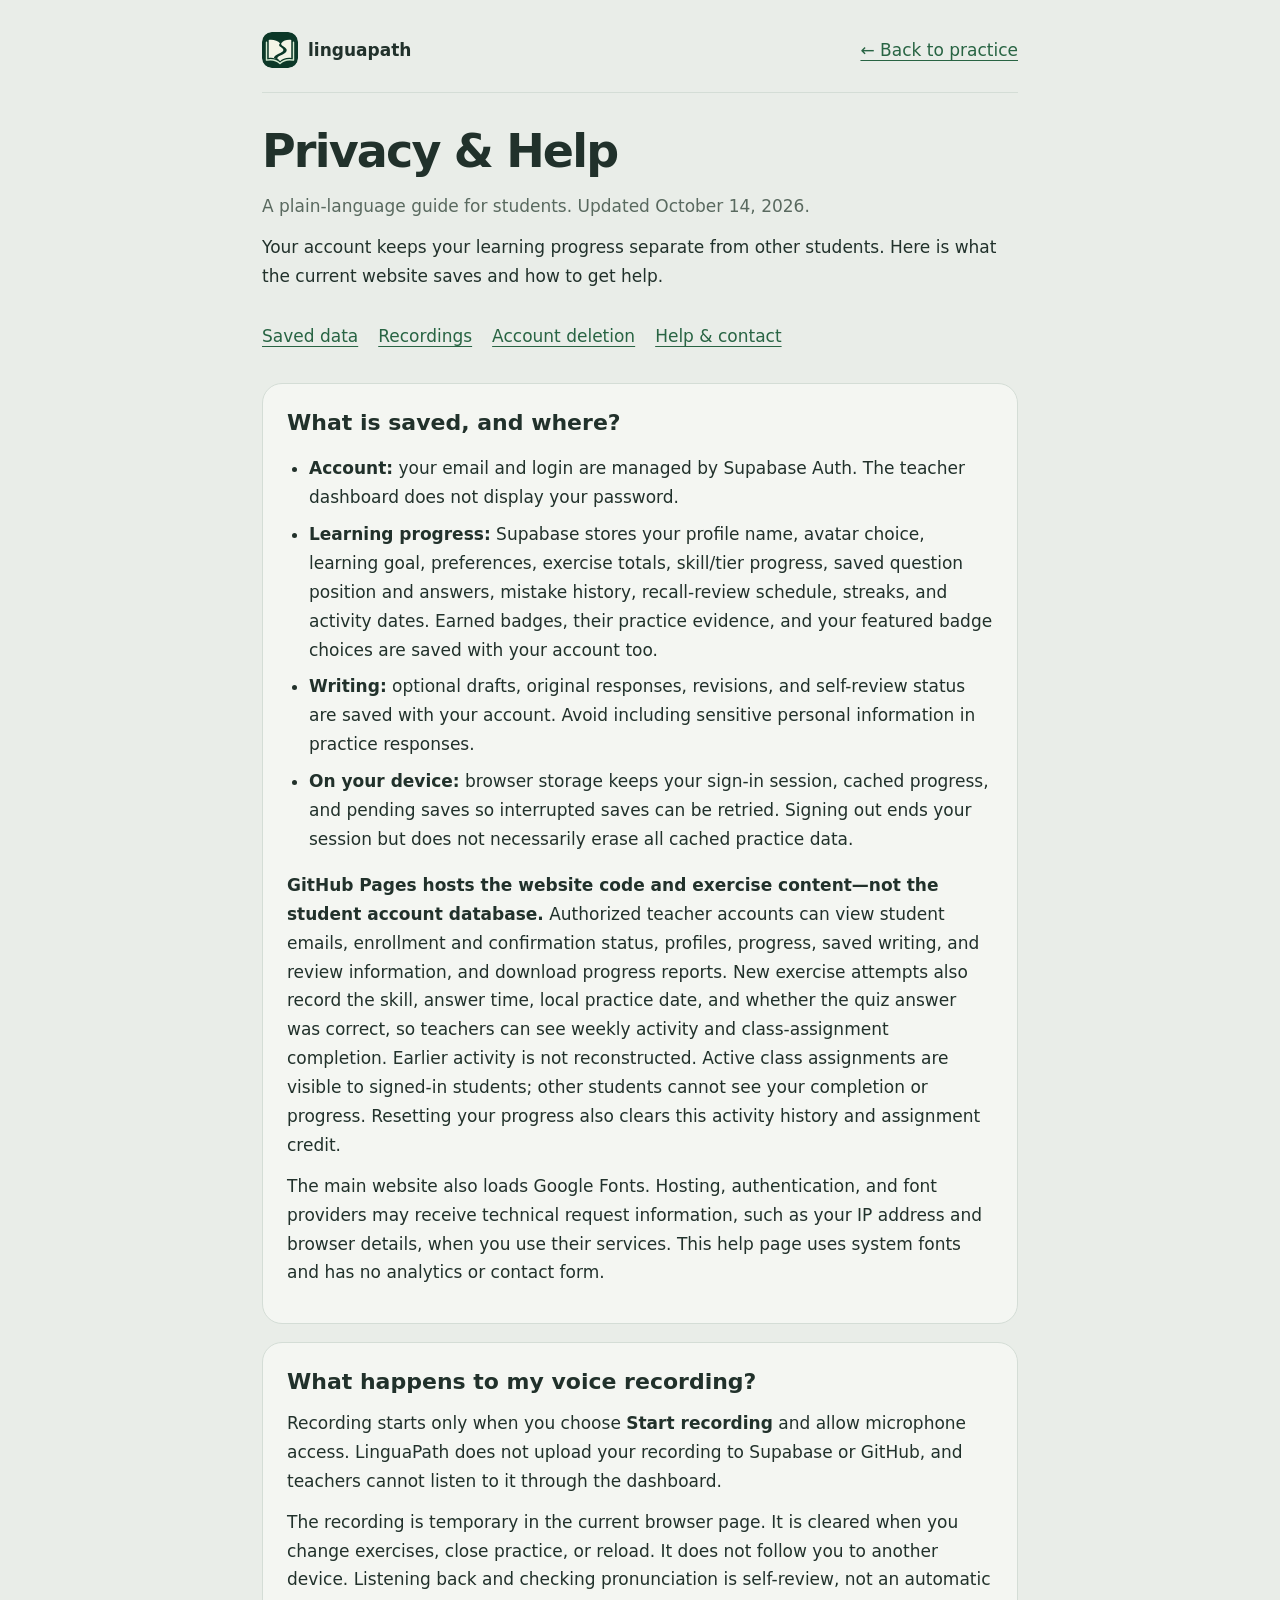
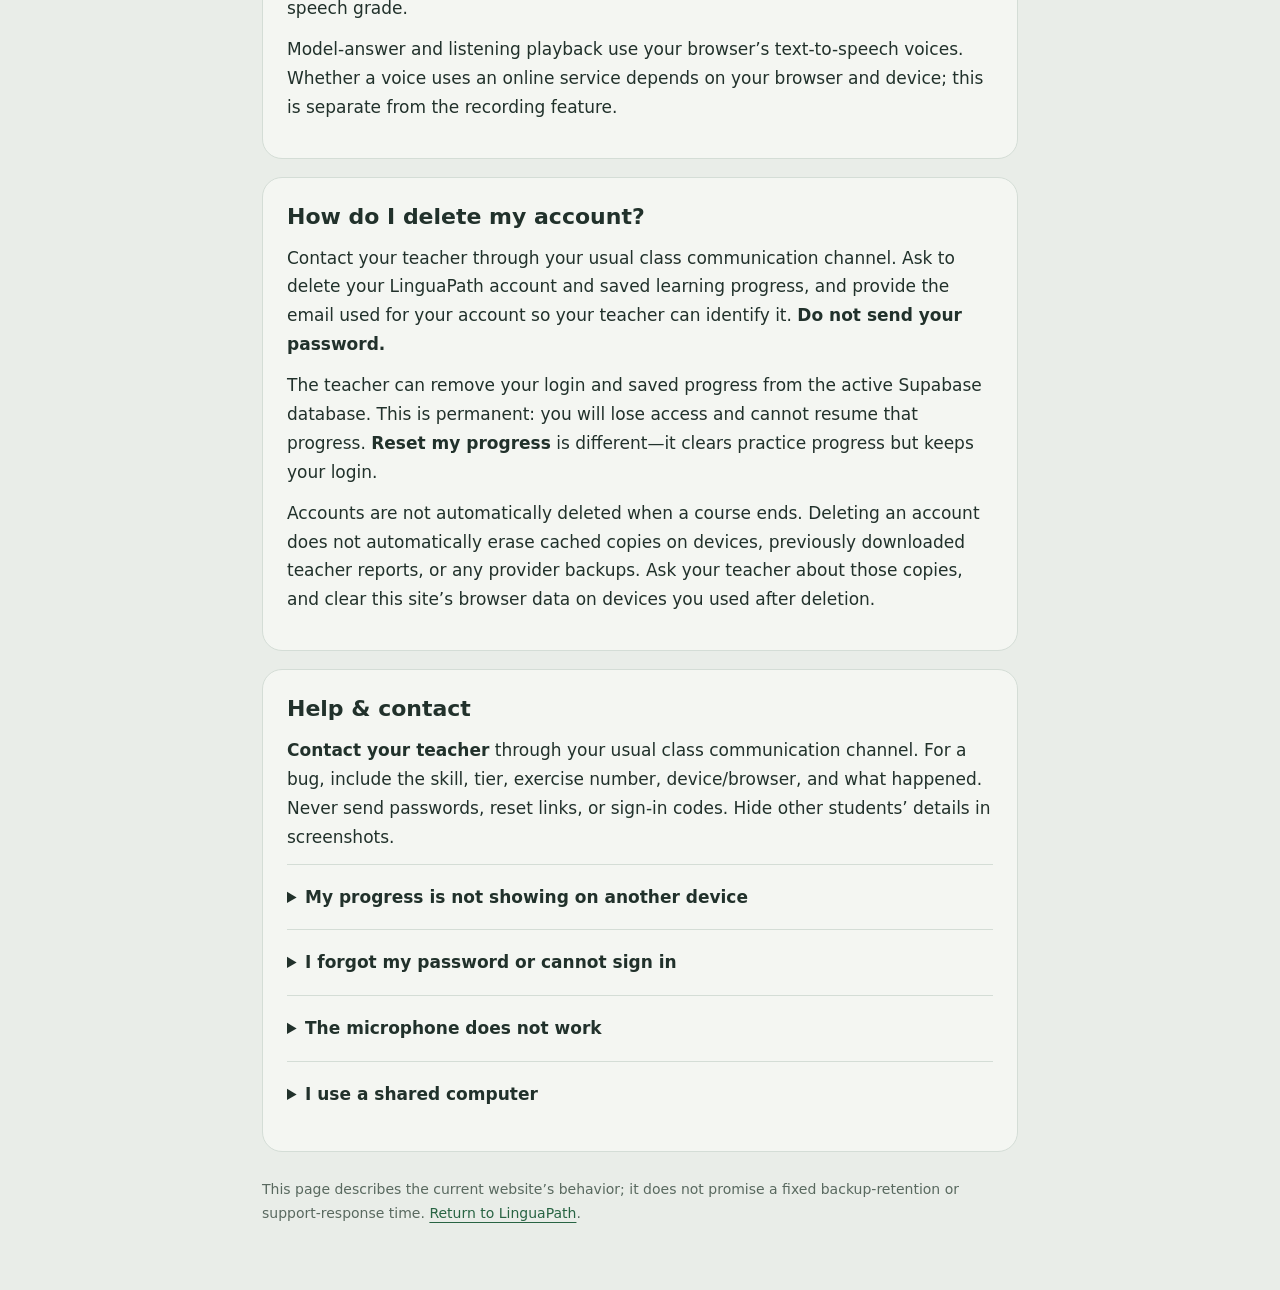
<file: privacy.html>
<!doctype html>
<html lang="en">
<head>
  <meta charset="UTF-8" />
  <meta name="viewport" content="width=device-width, initial-scale=1" />
  <meta name="description" content="How LinguaPath saves your learning progress, handles recordings, and helps you manage your account." />
  <title>Privacy & Help · LinguaPath</title>
  <link rel="icon" type="image/svg+xml" href="linguapath-icon.svg?v=20261006-1" />
  <style>
    :root{color-scheme:light dark;--paper:#e9ede8;--surface:#f4f6f2;--ink:#21312b;--muted:#59695f;--line:#d4ddd6;--accent:#286443}
    *{box-sizing:border-box}html{scroll-padding-top:20px}body{margin:0;background:var(--paper);color:var(--ink);font:17px/1.7 system-ui,sans-serif}main{max-width:800px;margin:auto;padding:28px 22px 64px}header{display:flex;justify-content:space-between;align-items:center;gap:18px;border-bottom:1px solid var(--line);padding-bottom:20px}.brand{display:flex;align-items:center;gap:10px;font-weight:750;text-decoration:none;color:var(--ink)}.brand img{border-radius:10px}a{color:var(--accent);text-underline-offset:4px;overflow-wrap:anywhere}a:focus-visible,summary:focus-visible{outline:3px solid var(--accent);outline-offset:4px}h1{font-size:clamp(32px,6vw,46px);letter-spacing:-.04em;line-height:1.15;margin:32px 0 14px}h2{font-size:22px;line-height:1.35;margin:0 0 12px}p{margin:12px 0}.muted,footer{color:var(--muted)}section{background:var(--surface);border:1px solid var(--line);border-radius:20px;padding:24px;margin:18px 0}ul{padding-left:22px}li{margin:8px 0}nav{display:flex;flex-wrap:wrap;gap:8px 20px;margin:24px 0}nav a,header>a,summary{min-height:44px;display:inline-flex;align-items:center}details{border-top:1px solid var(--line);padding:8px 0}summary{display:list-item;cursor:pointer;font-weight:650;padding:10px 0}footer{font-size:14px;margin-top:26px}.skip{position:absolute;left:16px;top:-100px;background:var(--surface);padding:12px}.skip:focus{top:12px}
    @media(prefers-color-scheme:dark){:root{--paper:#111816;--surface:#1d2b28;--ink:#f0f7f3;--muted:#b9d4c9;--line:#3a6256;--accent:#a0e1bc}}
    @media(max-width:420px){main{padding:20px 16px 44px}header{align-items:flex-start;flex-direction:column;gap:4px}section{padding:20px}}
  </style>
</head>
<body>
  <a class="skip" href="#content">Skip to content</a>
  <main id="content">
    <header><a class="brand" href="./"><img src="linguapath-icon.svg?v=20261006-1" width="36" height="36" alt="" />linguapath</a><a href="./">← Back to practice</a></header>
    <h1>Privacy & Help</h1>
    <p class="muted">A plain-language guide for students. Updated October 14, 2026.</p>
    <p>Your account keeps your learning progress separate from other students. Here is what the current website saves and how to get help.</p>
    <nav aria-label="On this page"><a href="#data">Saved data</a><a href="#recordings">Recordings</a><a href="#deletion">Account deletion</a><a href="#help">Help & contact</a></nav>

    <section id="data" aria-labelledby="data-title">
      <h2 id="data-title">What is saved, and where?</h2>
      <ul>
        <li><strong>Account:</strong> your email and login are managed by Supabase Auth. The teacher dashboard does not display your password.</li>
        <li><strong>Learning progress:</strong> Supabase stores your profile name, avatar choice, learning goal, preferences, exercise totals, skill/tier progress, saved question position and answers, mistake history, recall-review schedule, streaks, and activity dates. Earned badges, their practice evidence, and your featured badge choices are saved with your account too.</li>
        <li><strong>Writing:</strong> optional drafts, original responses, revisions, and self-review status are saved with your account. Avoid including sensitive personal information in practice responses.</li>
        <li><strong>On your device:</strong> browser storage keeps your sign-in session, cached progress, and pending saves so interrupted saves can be retried. Signing out ends your session but does not necessarily erase all cached practice data.</li>
      </ul>
      <p><strong>GitHub Pages hosts the website code and exercise content—not the student account database.</strong> Authorized teacher accounts can view student emails, enrollment and confirmation status, profiles, progress, saved writing, and review information, and download progress reports. New exercise attempts also record the skill, answer time, local practice date, and whether the quiz answer was correct, so teachers can see weekly activity and class-assignment completion. Earlier activity is not reconstructed. Active class assignments are visible to signed-in students; other students cannot see your completion or progress. Resetting your progress also clears this activity history and assignment credit.</p>
      <p>The main website also loads Google Fonts. Hosting, authentication, and font providers may receive technical request information, such as your IP address and browser details, when you use their services. This help page uses system fonts and has no analytics or contact form.</p>
    </section>

    <section id="recordings" aria-labelledby="recordings-title">
      <h2 id="recordings-title">What happens to my voice recording?</h2>
      <p>Recording starts only when you choose <strong>Start recording</strong> and allow microphone access. LinguaPath does not upload your recording to Supabase or GitHub, and teachers cannot listen to it through the dashboard.</p>
      <p>The recording is temporary in the current browser page. It is cleared when you change exercises, close practice, or reload. It does not follow you to another device. Listening back and checking pronunciation is self-review, not an automatic speech grade.</p>
      <p>Model-answer and listening playback use your browser’s text-to-speech voices. Whether a voice uses an online service depends on your browser and device; this is separate from the recording feature.</p>
    </section>

    <section id="deletion" aria-labelledby="deletion-title">
      <h2 id="deletion-title">How do I delete my account?</h2>
      <p>Contact your teacher through your usual class communication channel. Ask to delete your LinguaPath account and saved learning progress, and provide the email used for your account so your teacher can identify it. <strong>Do not send your password.</strong></p>
      <p>The teacher can remove your login and saved progress from the active Supabase database. This is permanent: you will lose access and cannot resume that progress. <strong>Reset my progress</strong> is different—it clears practice progress but keeps your login.</p>
      <p>Accounts are not automatically deleted when a course ends. Deleting an account does not automatically erase cached copies on devices, previously downloaded teacher reports, or any provider backups. Ask your teacher about those copies, and clear this site’s browser data on devices you used after deletion.</p>
    </section>

    <section id="help" aria-labelledby="help-title">
      <h2 id="help-title">Help & contact</h2>
      <p><strong>Contact your teacher</strong> through your usual class communication channel. For a bug, include the skill, tier, exercise number, device/browser, and what happened. Never send passwords, reset links, or sign-in codes. Hide other students’ details in screenshots.</p>
      <details><summary>My progress is not showing on another device</summary><p>Check that both devices use the same account email. On the device where you practised, wait for <strong>Saved to your account</strong>. If you see <strong>Not synced · Retry</strong>, stay on that device, reconnect, and choose Retry before switching. Avoid clearing browser data while saves are pending.</p></details>
      <details><summary>I forgot my password or cannot sign in</summary><p>On the login page, enter your account email and select <strong>Forgot your password?</strong> Check your inbox and spam folder. If registration asks for email confirmation, finish that step before signing in. Contact your teacher if you remain stuck.</p></details>
      <details><summary>The microphone does not work</summary><p>Check the microphone permission for this website in your browser settings. You can still say the answer aloud and self-check without recording. Recording is optional.</p></details>
      <details><summary>I use a shared computer</summary><p>Wait for your progress to sync, then log out when finished. Do not save your password in a shared browser. If you need to remove local copies, clear this website’s stored browser data only after your progress has synced.</p></details>
    </section>
    <footer>This page describes the current website’s behavior; it does not promise a fixed backup-retention or support-response time. <a href="./">Return to LinguaPath</a>.</footer>
  </main>
</body>
</html>
</file>
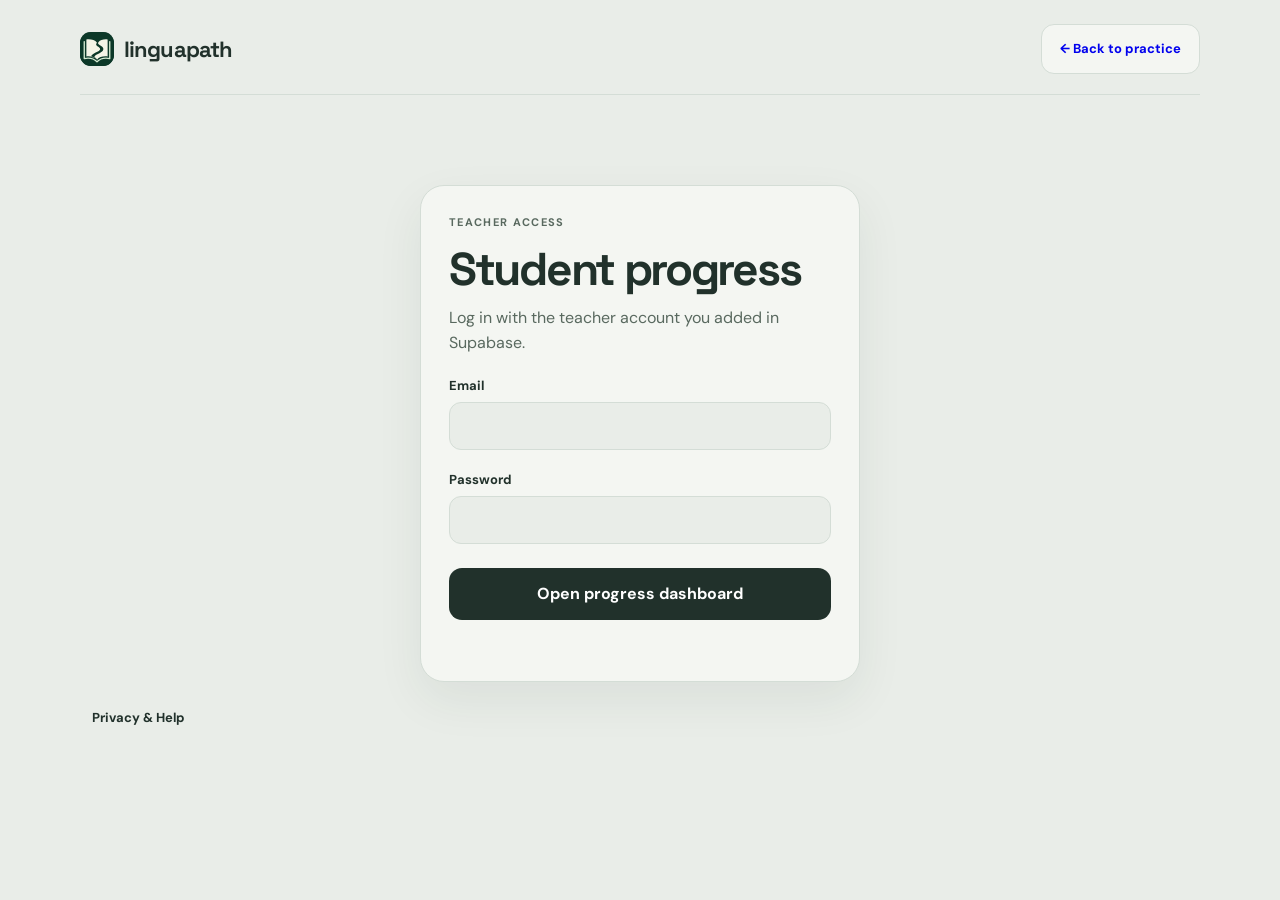
<file: teacher.html>
<!doctype html>
<html lang="en">
<head>
  <meta charset="UTF-8" />
  <meta name="viewport" content="width=device-width, initial-scale=1.0" />
  <title>LinguaPath · Teacher progress</title>
  <link rel="icon" type="image/svg+xml" href="linguapath-icon.svg?v=20261006-1" />
  <link rel="stylesheet" href="style.css?v=20261006-1" />
  <link rel="stylesheet" href="improvements.css?v=20261013-1" />
  <link rel="stylesheet" href="teacher.css?v=20261003-1" />
  <link rel="stylesheet" href="teacher-upgrades.css?v=20261017-2" />
  <link rel="stylesheet" href="writing.css?v=20261006-3" />
  <link rel="stylesheet" href="classroom.css?v=20261018-2" />
</head>
<body class="teacher-page">
  <main class="teacher-shell">
    <header class="teacher-header"><a class="brand" href="./"><img class="brand-mark" src="linguapath-icon.svg?v=20261006-1" width="34" height="34" alt="" /><span>linguapath</span></a><a class="secondary teacher-back" href="./">← Back to practice</a></header>
    <section id="teacher-auth" class="teacher-card"><p class="eyebrow">Teacher access</p><h1>Student progress</h1><p class="muted">Log in with the teacher account you added in Supabase.</p><form id="teacher-login"><label>Email<input id="teacher-email" type="email" autocomplete="email" required /></label><label>Password<input id="teacher-password" type="password" autocomplete="current-password" required /></label><button class="primary full">Open progress dashboard</button></form><p id="teacher-error" class="teacher-error" role="status" aria-live="polite"></p></section>
    <section id="teacher-dashboard" hidden>
      <div class="teacher-heading"><div><p class="eyebrow">Teacher dashboard</p><h1>Your class at a glance</h1><p class="muted" id="teacher-roster-note">Loading enrollment and progress…</p><p id="teacher-refreshed" class="teacher-refresh-time" role="status"></p></div><button id="teacher-refresh" class="secondary" type="button">Refresh</button></div>
      <div id="teacher-summary" class="teacher-summary"></div>
      <div class="teacher-tools"><label for="teacher-search">Find a student<input id="teacher-search" type="search" placeholder="Name or email" /></label><button id="teacher-export" class="secondary" type="button" disabled>Export all as CSV</button></div>
      <label class="teacher-attention-filter"><input type="checkbox" id="teacher-attention-only" /> Show students needing attention</label>
      <p class="teacher-data-note">Attention flags separate not started, inactive, reviews due, and repeated difficulties. Activity is not a proficiency grade. Last progress received means a cloud save—not whether a student is online.</p>
      <p id="teacher-dashboard-message" class="teacher-error" role="status" aria-live="polite"></p>
      <p class="teacher-data-note">Full student table. Scroll sideways to see every column. Expand a skill for tier progress, or click a student’s name for their detail view and account settings.</p>
      <div class="teacher-table-wrap" tabindex="0" role="region" aria-label="Full student table; scroll sideways for more columns"><table><thead><tr><th scope="col">Student</th><th scope="col">Email</th><th scope="col">Exercises</th><th scope="col">Correct</th><th scope="col">Skills &amp; tiers</th><th scope="col">Reviews &amp; support</th><th scope="col">Streak</th><th scope="col">Last exercise activity</th><th scope="col">Last progress received</th><th scope="col">Status</th><th scope="col">Last 7 days</th></tr></thead><tbody id="teacher-rows"></tbody></table></div>
      <p id="teacher-empty" class="muted" hidden>No student accounts found.</p><p id="teacher-filter-empty" class="muted" hidden>No students match that search.</p>
      <section id="teacher-student-detail" class="teacher-detail" hidden aria-labelledby="teacher-detail-title"></section>
      <section class="teacher-assignments" aria-labelledby="teacher-assignments-title"><h2 id="teacher-assignments-title">Class assignments</h2><p class="teacher-data-note">For all enrolled students. Counts new answered exercises, including retries, in the selected skill after creation. Recall practice does not count. Due dates use your device’s time zone.</p><form id="teacher-assignment-form" class="teacher-assignment-form"><label>Title<input id="assignment-title" required maxlength="120" placeholder="Listening practice for Friday" /></label><label>Skill<select id="assignment-skill"><option>Any</option><option>Listening</option><option>Reading</option><option>Writing</option><option>Speaking</option></select></label><label>Exercises<input id="assignment-target" type="number" min="1" max="300" value="10" required /></label><label>Due date<input id="assignment-due" type="date" required /></label><button id="assignment-create" class="primary" type="submit">Create assignment</button></form><p id="assignment-message" role="status" class="teacher-data-note"></p><div id="teacher-assignment-list"></div></section>
      <button id="teacher-logout" class="text-button teacher-logout" type="button">Sign out of teacher view</button>
    </section>
    <p><a class="profile-link" href="privacy.html">Privacy &amp; Help</a></p>
  </main>
  <dialog id="teacher-delete-dialog" class="teacher-delete-dialog" aria-labelledby="teacher-delete-title"><h2 id="teacher-delete-title">Delete student account?</h2><p id="teacher-delete-description"></p><p>This permanently deletes the login and all saved practice. It cannot be undone.</p><label for="teacher-delete-confirm">Type the student’s email to confirm<input id="teacher-delete-confirm" type="email" autocomplete="off" /></label><p id="teacher-delete-error" class="teacher-error" role="alert"></p><div class="teacher-dialog-actions"><button id="teacher-delete-cancel" class="secondary" type="button">Cancel</button><button id="teacher-delete-submit" class="teacher-danger" type="button" disabled>Delete account</button></div></dialog>
  <script src="learning-tools.js?v=20261013-1"></script>
  <script src="classroom.js?v=20261018-1"></script>
  <script src="teacher.js?v=20261018-2"></script>
</body>
</html>
</file>
<file: style.css>
@import url('https://fonts.googleapis.com/css2?family=DM+Sans:wght@400;500;600;700&family=Space+Grotesk:wght@500;600;700&display=swap');
:root{--paper:#f4f8f7;--surface:#fff;--ink:#122322;--muted:#71817e;--green:#36bd82;--deep:#174c3d;--line:#dce8e3;--shadow:0 20px 50px #1b50400d}*{box-sizing:border-box}body{margin:0;background:var(--paper);color:var(--ink);font:16px 'DM Sans',sans-serif;transition:background-color .3s ease,color .3s ease}button{font:inherit;border:0;cursor:pointer;color:inherit;transition:background-color .25s ease,color .25s ease,border-color .25s ease,transform .25s ease}.shell{max-width:1160px;margin:auto;min-height:100vh;padding:0 32px 110px}.topbar{height:92px;display:flex;align-items:center;justify-content:space-between}.brand{display:flex;align-items:center;gap:10px;text-decoration:none;color:var(--ink);font:700 22px 'Space Grotesk'}.brand-mark{display:grid;place-items:center;width:34px;height:34px;border-radius:11px;background:var(--green);color:#fff}.header-actions{display:flex;align-items:center;gap:12px}.streak,.pill{background:#e2f5eb;border-radius:20px;color:#267355;padding:9px 13px;font-size:13px;font-weight:700}.icon-button,.avatar-button{width:38px;height:38px;border-radius:50%;background:var(--surface);border:1px solid var(--line)}.avatar-button{background:var(--ink);color:#fff;font-size:12px;font-weight:700}.view{display:none;padding:32px 0}.view.active{display:block}.section-heading{display:flex;align-items:flex-end;justify-content:space-between;gap:24px;margin:10px 0 28px}.eyebrow{text-transform:uppercase;letter-spacing:.12em;font-size:11px;font-weight:700;color:var(--muted);margin:0 0 10px}.section-heading h1{font:700 clamp(32px,5vw,52px) 'Space Grotesk';letter-spacing:-.055em;margin:0 0 8px}.muted{color:var(--muted);margin:0;line-height:1.55}.primary,.secondary{border-radius:14px;padding:14px 18px;font-weight:700}.primary{background:var(--ink);color:#fff}.primary span{margin-left:16px;color:var(--green)}.secondary{background:var(--surface);border:1px solid var(--line)}.momentum{display:flex;align-items:center;justify-content:space-between;gap:24px;background:#c9f6da;border-radius:28px;padding:28px 32px;box-shadow:var(--shadow)}.momentum h2{font:700 clamp(23px,4vw,35px) 'Space Grotesk';margin:8px 0}.accent-text{color:#267355;font-size:13px;font-weight:700}.progress-ring{display:flex;flex-direction:column;align-items:center;justify-content:center;width:108px;height:108px;border-radius:50%;background:conic-gradient(var(--green) 68%,#a9e1bd 0);position:relative;color:#fff}.progress-ring:after{content:'';position:absolute;inset:9px;border-radius:50%;background:#21785a}.progress-ring strong,.progress-ring span{position:relative;z-index:1}.progress-ring strong{font-size:23px}.progress-ring span{font-size:10px;margin-top:2px}.progress-track{height:7px;background:#c9e8d4;border-radius:10px;margin:-22px 32px 32px;position:relative}.progress-track span{display:block;height:100%;background:#228c66;border-radius:inherit}.section-title,.achievement-head{display:flex;justify-content:space-between;align-items:center;margin:24px 0 14px}.section-title h2,.achievement-head h2,.mistakes h2{font:700 20px 'Space Grotesk';margin:0}.text-button{background:none;color:#267355;font-weight:700;font-size:13px}.skill-grid{display:grid;grid-template-columns:repeat(4,1fr);gap:14px}.skill-card{padding:21px;text-align:left;min-height:174px;border-radius:22px;position:relative;display:flex;flex-direction:column;align-items:flex-start;transition:transform .2s,box-shadow .2s}.skill-card:hover{transform:translateY(-4px);box-shadow:var(--shadow)}.skill-card.listening{background:#d9f0e1}.skill-card.reading{background:#e2ddff}.skill-card.writing{background:#ffe9c9}.skill-card.speaking{background:#d5ebf4}.skill-icon{font-size:28px;margin-bottom:auto}.skill-card strong{font:700 19px 'Space Grotesk'}.skill-card small{color:#5f716c;margin-top:5px}.card-arrow{position:absolute;right:18px;top:18px;font-size:20px}.lower-grid{display:grid;grid-template-columns:1.25fr .75fr;gap:14px;margin-top:14px}.quote-card,.mini-card,.tier-card,.settings-card{background:var(--surface);border:1px solid var(--line);border-radius:22px;padding:24px}.quote-card{background:var(--deep);color:#fff}.quote-card p{font:500 20px/1.35 'Space Grotesk';max-width:560px}.quote-mark{font:54px Georgia;color:var(--green);line-height:.4}.quote-card .muted{color:#b3cbc2;font-size:13px}.mini-card{display:flex;align-items:center;gap:14px}.mini-icon{display:grid;place-items:center;width:45px;height:45px;border-radius:14px;background:#e2f5eb;color:#267355;font-size:22px}.mini-card strong{font-family:'Space Grotesk'}.mini-card p{font-size:13px}.round-arrow{margin-left:auto;background:var(--ink);color:#fff;border-radius:50%;width:38px;height:38px}.tier-card{background:#d9f5e2;display:flex;justify-content:space-between;align-items:center;margin-bottom:22px}.tier-card h2{font:700 28px 'Space Grotesk';margin:5px 0}.tier-badge{display:grid;place-items:center;width:70px;height:70px;border-radius:22px;background:var(--green);color:#fff;font:700 24px 'Space Grotesk'}.journey-list{display:grid;gap:10px;max-width:720px}.journey-node{display:flex;align-items:center;gap:16px;padding:17px;border:1px solid var(--line);border-radius:18px;background:var(--surface)}.node-icon{display:grid;place-items:center;width:42px;height:42px;border-radius:14px;background:#e2f5eb;color:#267355;font-size:20px}.journey-node strong{font-family:'Space Grotesk'}.journey-node small{display:block;color:var(--muted);margin-top:4px}.journey-node.locked{opacity:.45}.skill-grid-large{max-width:820px;grid-template-columns:repeat(2,1fr)}.achievement-head{margin-top:44px}.achievement-grid{display:grid;grid-template-columns:repeat(4,1fr);gap:10px}.achievement{background:var(--surface);border:1px solid var(--line);border-radius:17px;padding:16px}.achievement span{font-size:25px}.achievement strong{display:block;font-size:13px;margin-top:10px}.achievement small{display:block;color:var(--muted);margin-top:4px}.profile-card{display:grid;grid-template-columns:auto 1fr repeat(2,150px);align-items:center;gap:18px;background:var(--ink);color:#fff;border-radius:26px;padding:24px}.profile-avatar{display:grid;place-items:center;width:76px;height:76px;border-radius:23px;background:#d9d2ff;color:#4e447c;font-weight:700;font-size:22px}.profile-card h2{margin:0;font:700 22px 'Space Grotesk'}.profile-card p{margin:6px 0;color:#b3cbc2}.profile-stat{padding:15px;border-radius:15px;background:#23614e}.profile-stat span,.profile-stat strong,.profile-stat small{display:block}.profile-stat strong{margin-top:8px}.profile-stat small{color:#b3cbc2;font-size:11px;margin-top:4px}.settings-card{margin-top:14px;display:flex;justify-content:space-between;align-items:center}.settings-card strong{font-family:'Space Grotesk'}.settings-card .muted{font-size:13px}.switch{width:52px;height:30px;border-radius:20px;background:var(--green);padding:3px}.switch span{display:block;width:24px;height:24px;border-radius:50%;background:#fff;margin-left:22px}.mistakes{margin-top:35px}.bottom-nav{position:fixed;bottom:20px;left:50%;transform:translateX(-50%);display:flex;gap:4px;background:var(--surface);border:1px solid var(--line);padding:8px;border-radius:22px;box-shadow:0 15px 40px #1223221a;z-index:5}.nav-item{background:none;color:var(--muted);padding:8px 18px;border-radius:15px;font-size:12px}.nav-item span{display:block;font-size:19px;margin-bottom:3px}.nav-item.active{background:#e2f5eb;color:#267355;font-weight:700}.toast{position:fixed;left:50%;bottom:100px;transform:translate(-50%,15px);opacity:0;background:var(--ink);color:#fff;padding:13px 18px;border-radius:12px;transition:.25s;pointer-events:none}.toast.show{opacity:1;transform:translate(-50%,0)}body.dark{--paper:#121212;--surface:#242424;--ink:#f0f7f3;--muted:#b9c9c4;--line:#3a4b46;--deep:#164538}.dark .momentum{background:#164538}.dark .progress-track{background:#2d5d4c}.dark .primary,.dark .avatar-button{background:#f0f7f3;color:#122322}.dark .nav-item.active{background:#275f4c;color:#d9f5e2}.dark .streak,.dark .pill{background:#285c4b;color:#d9f5e2}@media(max-width:760px){.shell{padding:0 18px 108px}.topbar{height:74px}.streak{display:none}.section-heading{display:block}.section-heading .primary,.section-heading .secondary{margin-top:20px}.momentum{padding:22px;align-items:flex-start}.momentum h2{font-size:24px}.progress-ring{width:86px;height:86px;flex:none}.progress-track{margin:-16px 22px 24px}.skill-grid,.achievement-grid{grid-template-columns:repeat(2,1fr)}.skill-grid-large{grid-template-columns:1fr 1fr}.skill-card{min-height:145px;padding:17px}.lower-grid{grid-template-columns:1fr}.profile-card{grid-template-columns:auto 1fr}.profile-stat{grid-column:span 1}.bottom-nav{width:calc(100% - 30px);justify-content:space-around}.nav-item{flex:1;padding:7px 4px}}
.auth-screen{position:fixed;inset:0;z-index:20;background:var(--paper);display:grid;place-items:center;padding:20px}.auth-card{width:min(420px,100%);background:var(--surface);border:1px solid var(--line);border-radius:28px;padding:30px;box-shadow:var(--shadow)}.auth-card .brand{margin-bottom:44px}.auth-card h1{font:700 34px 'Space Grotesk';letter-spacing:-.04em;margin:8px 0}.auth-card label{display:block;font-size:13px;font-weight:700;margin-top:22px}.auth-card input{display:block;width:100%;padding:13px 14px;border:1px solid var(--line);border-radius:12px;background:var(--paper);color:var(--ink);margin-top:7px}.auth-card .primary{margin-top:24px}.auth-error{min-height:20px;color:#b44949;font-size:13px;margin:12px 0}.auth-toggle{display:block;margin:8px auto 0}.auth-screen.hidden{display:none}
body:not(.authenticated){overflow:hidden}body:not(.authenticated) .shell{visibility:hidden;pointer-events:none;height:100vh;overflow:hidden}
.practice-modal{position:fixed;inset:0;z-index:30;display:none;align-items:center;justify-content:center;padding:20px;background:#122322b8;overflow:auto}.practice-modal.open{display:flex}.practice-dialog{width:min(720px,100%);max-height:calc(100vh - 40px);overflow:auto;background:var(--surface);border:1px solid var(--line);border-radius:26px;padding:24px;box-shadow:0 24px 80px #12232240}.practice-top{display:flex;align-items:center;gap:14px}.practice-top .icon-button{flex:none}.practice-top strong{font:700 20px 'Space Grotesk'}.practice-score{margin-left:auto;color:#267355;font-size:13px;font-weight:700}.level-row{display:flex;align-items:center;justify-content:space-between;gap:12px;margin:24px 0 10px;color:var(--muted);font-size:13px}.level-row #level-buttons{display:flex;gap:6px}.level-row button{padding:7px 11px;border-radius:9px;background:var(--paper);border:1px solid var(--line);font-size:12px}.level-row button.active{background:var(--deep);color:#fff}.lesson-progress{height:7px;background:var(--line);border-radius:9px;overflow:hidden}.lesson-progress span{display:block;height:100%;background:var(--green);border-radius:inherit}.practice-meta{color:var(--muted);font-size:12px}.question-card{margin-top:20px;padding:24px;border-radius:20px;background:var(--paper);border:1px solid var(--line)}.question-card h2{font:700 clamp(22px,4vw,32px)/1.2 'Space Grotesk';margin:8px 0 0}.answer-option{display:block;width:100%;margin-top:10px;padding:14px 16px;text-align:left;border:1px solid var(--line);border-radius:12px;background:var(--surface)}.answer-option:hover,.answer-option.selected{border-color:var(--green);background:#e2f5eb}.answer-result{min-height:22px;margin:14px 0;font-weight:700}.answer-result.good{color:#267355}.answer-result.bad{color:#b44949}.full{width:100%}.practice-note{color:var(--muted);font-size:12px;text-align:center;margin-bottom:0}
.journey-node.locked,.achievement.locked{opacity:.48}.mistake-row{background:var(--surface);border:1px solid var(--line);border-radius:16px;padding:14px;margin-top:9px}.mistake-row strong{font-size:12px;color:#267355}.mistake-row p{font-weight:600;margin:7px 0}.mistake-row small{color:var(--muted);font-size:12px}
.profile-menu{position:relative}.profile-popout{position:absolute;right:0;top:48px;z-index:10;display:none;min-width:130px;padding:7px;background:var(--surface);border:1px solid var(--line);border-radius:14px;box-shadow:var(--shadow)}.profile-popout.open{display:block}.profile-popout button{width:100%;padding:10px 12px;text-align:left;border-radius:9px;background:none;font-size:13px;font-weight:700}.profile-popout button:hover{background:var(--paper)}
.edit-modal{position:fixed;inset:0;z-index:30;display:none;align-items:center;justify-content:center;padding:20px;background:#122322b8;overflow:auto}.edit-modal.open{display:flex}.edit-dialog{width:min(480px,100%);background:var(--surface);border:1px solid var(--line);border-radius:26px;padding:26px;box-shadow:0 24px 80px #12232240}.edit-dialog h2{font:700 25px 'Space Grotesk';margin:5px 0 0}.edit-dialog label{display:block;margin-top:18px;font-size:13px;font-weight:700}.edit-dialog input{display:block;width:100%;margin-top:7px;padding:13px 14px;border:1px solid var(--line);border-radius:12px;background:var(--paper);color:var(--ink)}.edit-dialog .primary{margin-top:24px}
.momentum-link{cursor:pointer;transition:transform .2s,box-shadow .2s}.momentum-link:hover,.momentum-link:focus-visible{transform:translateY(-3px);box-shadow:var(--shadow);outline:2px solid var(--green);outline-offset:3px}.momentum-detail-grid{display:grid;grid-template-columns:repeat(4,1fr);gap:12px}.momentum-detail-card,.momentum-panel{background:var(--surface);border:1px solid var(--line);border-radius:20px;padding:20px}.momentum-detail-card strong{display:block;font:700 27px 'Space Grotesk';margin:8px 0 4px}.momentum-detail-card small{color:var(--muted);font-size:12px}.detail-icon{display:grid;place-items:center;width:38px;height:38px;border-radius:12px;background:#e2f5eb;color:#267355;font-size:19px}.momentum-panel{display:flex;align-items:center;justify-content:space-between;gap:20px;margin-top:14px}.momentum-panel h2{font:700 22px 'Space Grotesk';margin:5px 0}.daily-dots{display:flex;gap:8px}.daily-dots span{width:17px;height:17px;border-radius:50%;background:var(--line)}.daily-dots span.done{background:var(--green)}
@media(max-width:760px){.momentum-detail-grid{grid-template-columns:repeat(2,1fr)}.momentum-panel{display:block}.momentum-panel .primary{margin-top:18px}}
.auth-reset{display:block;margin:14px auto 0;color:var(--muted);font-size:12px}.auth-reset[hidden]{display:none}
.audio-button{display:none;align-items:center;gap:8px;margin:10px 8px 16px 0}.question-card.listening .audio-button{display:inline-flex}.transcript-button{display:none;font-size:12px}.question-card.listening .transcript-button{display:inline-block}.question-card.listening #question-text{display:none}.question-card.listening.show-transcript #question-text{display:block}.question-card.listening.show-transcript .transcript-button{display:none}
.icon-button#theme-toggle{transition:transform .35s ease,background-color .25s ease}.dark .icon-button#theme-toggle{transform:rotate(180deg);background:#d5f6e4;color:#12382c}.dark .momentum{background:#173d32}.dark .skill-card.listening{background:#1d4d3d}.dark .skill-card.reading{background:#35305c}.dark .skill-card.writing{background:#5b4228}.dark .skill-card.speaking{background:#254d60}.dark .skill-card small{color:#c2d8d0}.dark .quote-card{background:#0e2d25}.dark .question-card,.dark .edit-dialog,.dark .auth-card{background:#1d2b28}.dark .answer-option{background:#263b36;border-color:#49655d}.dark .answer-option:hover,.dark .answer-option.selected{background:#285b49;border-color:var(--green);color:#fff}.dark .secondary{background:#263b36;border-color:#49655d}.dark .profile-popout{background:#1d2b28}.switch{transition:background-color .3s ease,box-shadow .3s ease}.switch span{transition:transform .3s ease}.dark .switch{background:#4c6b60;box-shadow:0 0 0 3px #36bd8240}.dark .switch span{transform:translateX(-22px)}
.dark .profile-card{background:#1d2b28;color:#f0f7f3;border:1px solid #3a6256}.dark .profile-card p,.dark .profile-stat small{color:#b9d4c9}.dark .profile-stat{background:#285b49}.dark .profile-avatar{background:#b9b0ff;color:#30295f}.dark .tier-card{background:#1d3d30;border-color:#315347}.dark .tier-card .tier-badge{background:#27694e}
.question-card.listening #question-text{display:block}.question-transcript{display:none;color:var(--muted);font-size:14px;line-height:1.6;white-space:pre-wrap;margin-top:18px}.question-card.listening.show-transcript #question-transcript{display:block}.question-card.listening.show-transcript .transcript-button{display:none}.speaking-practice{margin:16px 0;padding:16px;background:var(--paper);border:1px solid var(--line);border-radius:14px}.speaking-practice p{font-size:13px}.speaking-practice button{margin:6px 6px 0 0}.speaking-practice audio{display:block;max-width:100%;margin-top:12px}.speaking-practice audio[hidden]{display:none}
.skill-progress{display:grid;width:100%;gap:6px;margin-top:12px}.skill-progress-meta{display:flex;justify-content:space-between;align-items:center;gap:8px}.skill-progress-label,.skill-progress-value{font-size:10px;line-height:1.2;color:#58766a}.skill-progress-value{font-weight:700}.skill-progress-track{display:block;width:100%;height:5px;border-radius:9px;background:#ffffffad;overflow:hidden;box-shadow:inset 0 1px 2px #244f3912}.skill-progress-track>span{display:block;height:100%;border-radius:inherit;background:linear-gradient(90deg,#36bd82,#21966a);transition:width .35s ease}.dark .skill-progress-label,.dark .skill-progress-value{color:#d2e5db}.dark .skill-progress-track{background:#ffffff24}.bottom-nav{background:#f8fffbba;border:1px solid #ffffffd1;backdrop-filter:blur(24px) saturate(155%);-webkit-backdrop-filter:blur(24px) saturate(155%);box-shadow:0 14px 38px #10291f2b,inset 0 1px #ffffff;border-radius:24px;padding:8px;gap:5px}.nav-item{min-width:72px;padding:8px 14px;border-radius:17px;transition:background-color .2s ease,color .2s ease,transform .2s ease}.nav-item:hover{background:#ffffff78;transform:translateY(-1px)}.nav-item.active{background:#ffffffc7;color:#267355;box-shadow:0 3px 12px #244f391a,inset 0 1px #fff}.dark .bottom-nav{background:#172521c9;border-color:#ffffff25;box-shadow:0 14px 38px #0006,inset 0 1px #ffffff1c}.dark .nav-item:hover{background:#ffffff12}.dark .nav-item.active{background:#ffffff1c;color:#d9f5e2;box-shadow:inset 0 1px #ffffff22}(max-width:760px){.bottom-nav{bottom:max(12px,env(safe-area-inset-bottom));width:calc(100% - 30px);padding:7px;gap:2px}.nav-item{min-width:0;flex:1;padding:7px 4px}.skill-progress{margin-top:10px}}(prefers-reduced-transparency:reduce){.bottom-nav{backdrop-filter:none;-webkit-backdrop-filter:none;background:var(--surface)}}
.brand img.brand-mark{display:block;flex:none;background:#0c3828;object-fit:contain}
</file>
<file: improvements.css>
.writing-practice{margin:16px 0;padding:16px;background:var(--surface);border:1px solid var(--line);border-radius:14px}.writing-practice label{display:block;font-size:13px;font-weight:700}.writing-practice textarea{display:block;width:100%;box-sizing:border-box;margin-top:8px;padding:12px;border:1px solid var(--line);border-radius:10px;background:var(--paper);color:var(--ink);font:inherit;resize:vertical}.writing-practice p{color:var(--muted);font-size:12px}.writing-practice button{margin-top:4px}.speaking-practice ul{padding-left:20px;color:var(--muted);font-size:13px;line-height:1.7}.answer-result{line-height:1.5}.sync-status{max-width:100px;color:var(--muted);font-size:11px;white-space:nowrap;overflow:hidden;text-overflow:ellipsis}.dark .sync-status{color:#c9d9d3}@media(max-width:420px){.sync-status{max-width:66px;font-size:10px}}
body:not(.dark){--paper:#e9ede8;--surface:#f4f6f2;--ink:#21312b;--muted:#6b7871;--line:#d4ddd6;--shadow:0 18px 48px #233a2d12}body:not(.dark) .momentum{background:#e2eee5}body:not(.dark) .skill-card.listening{background:#e3eee5}body:not(.dark) .skill-card.reading{background:#ebe9f4}body:not(.dark) .skill-card.writing{background:#f4ecdc}body:not(.dark) .skill-card.speaking{background:#e4eef0}body:not(.dark) .tier-card{background:#e4eee6}body:not(.dark) .streak,body:not(.dark) .pill,body:not(.dark) .mini-icon,body:not(.dark) .node-icon{background:#e4eee6;color:#38664e}body:not(.dark) .answer-option:hover,body:not(.dark) .answer-option.selected{background:#e6eee7}body:not(.dark) .progress-track{background:#d5e3d8}body:not(.dark) .bottom-nav{background:#f3f5f0eb;border-color:#d7ded8;box-shadow:0 12px 34px #263b2e1a,inset 0 1px #ffffffa8}body:not(.dark) .nav-item:hover{background:#e8eee7b8}body:not(.dark) .nav-item.active{background:#e2ebe3;color:#315f47;box-shadow:0 3px 12px #244f3912,inset 0 1px #ffffffc0}
.speaking-model{padding:14px;background:var(--surface);border:1px solid var(--line);border-radius:10px;font-weight:600;line-height:1.55}

/* A shared rhythm for the dashboard, practice, and account screens. */
html{scroll-padding-bottom:110px}
body{line-height:1.5;-webkit-font-smoothing:antialiased}
body:not(.dark){--muted:#59695f}
.shell{max-width:1120px;padding-bottom:140px}
.topbar{height:88px;border-bottom:1px solid var(--line)}
.brand{letter-spacing:-.04em}.brand-mark{box-shadow:inset 0 1px 0 #ffffff40}
.header-actions{gap:10px}.icon-button,.avatar-button,.round-arrow{width:44px;height:44px;flex-shrink:0}
.view{padding-top:30px}.section-heading{margin:8px 0 28px;align-items:center}
.section-heading h1{font-size:clamp(30px,4vw,44px);line-height:1.12;letter-spacing:-.045em}
.section-heading .muted{font-size:15px}.section-heading .primary{white-space:nowrap}
.resume-hint{font-size:12px;color:var(--muted);margin:12px 0 0}
.primary,.secondary{min-height:46px;border-radius:13px}
.primary:disabled{opacity:.45;cursor:not-allowed}
button:focus-visible,a:focus-visible,input:focus-visible,textarea:focus-visible,summary:focus-visible{outline:3px solid var(--green);outline-offset:4px}
.view h1:focus,.practice-dialog:focus,.edit-dialog:focus{outline:none}
.text-button{min-height:40px;padding:8px 4px}.round-arrow{box-shadow:0 4px 12px #12232212}
.momentum{border:1px solid var(--line);padding:26px 30px;border-radius:24px;box-shadow:none}
.momentum h2{font-size:clamp(23px,3vw,30px);letter-spacing:-.035em;line-height:1.2}
.momentum .eyebrow{margin-bottom:12px}.momentum .accent-text{margin-bottom:14px}
.progress-ring{flex-shrink:0;width:94px;height:94px}.progress-ring:after{inset:7px}
.progress-track{height:5px;margin:-19px 30px 28px}.progress-track span,.lesson-progress span{transition:width .3s ease}
.skill-grid{gap:16px}.skill-card{border:1px solid var(--line);border-radius:20px;padding:20px;min-height:168px}
.skill-card .skill-icon{display:grid;place-items:center;width:44px;height:44px;border-radius:14px;background:#ffffff70;margin-bottom:24px}
.skill-icon svg{width:25px;height:25px}.skill-card strong{font-size:18px}.skill-card small{line-height:1.5}
.card-arrow{font-size:22px;opacity:.55}.skill-grid-large{max-width:none}.skill-grid-large .skill-card{min-height:176px}
.lower-grid{gap:16px;margin-top:16px;grid-template-columns:1.35fr 1fr}
.quote-card,.mini-card,.tier-card,.settings-card{border-radius:20px}
.quote-card{position:relative;padding:25px 28px}.quote-card p{font:500 18px/1.6 'DM Sans',sans-serif;margin:10px 0 18px}
.quote-mark{position:absolute;right:22px;top:28px;font-size:60px;opacity:.3}.quote-card p{padding-right:12px}
.mini-card{padding:24px;gap:12px}.mini-icon{flex-shrink:0}.mini-card p{margin-top:4px}.mini-card .round-arrow{margin-left:auto}
.journey-list{max-width:none;grid-template-columns:repeat(2,minmax(0,1fr));gap:12px}
.journey-node{padding:20px}.journey-node.locked{opacity:.7}.node-icon{flex-shrink:0}
.profile-card{grid-template-columns:auto minmax(0,1fr) repeat(2,150px)}.profile-card h2{overflow-wrap:anywhere}
.settings-card{padding:20px 24px}.switch{background:#aab8af;flex-shrink:0}.switch span{margin:0;transform:translateX(0);width:24px;height:24px}
.dark .switch{background:#36bd82;box-shadow:none}.dark .switch span{transform:translateX(22px)}
.mistake-row{padding:20px;line-height:1.6}.mistake-row p{font-size:15px;overflow-wrap:anywhere}
.achievement-head{gap:12px}.achievement-head .pill{white-space:nowrap}.achievement-grid .achievement.locked{opacity:.8}
.momentum-panel{padding:24px}.daily-dots{flex-wrap:wrap;flex-shrink:0;margin-top:12px;gap:7px}.daily-dots span{width:15px;height:15px}
.profile-popout{min-width:200px;top:54px;padding:8px;border-radius:16px;box-shadow:0 14px 40px #10291f24}
.profile-popout button{min-height:44px}.profile-popout #reset-progress-button{font-weight:500;color:var(--muted);border-top:1px solid var(--line);border-radius:0;margin-top:4px}
.bottom-nav .nav-item{min-height:54px}.nav-item svg{width:21px;height:21px;vertical-align:middle}.nav-item span{margin-bottom:4px;line-height:1}
.toast{z-index:60;max-width:calc(100vw - 32px);width:max-content;box-shadow:var(--shadow);text-align:center}
.dark .toast{background:#dceddf;color:#173629}
.dialog-open{overflow:hidden}.practice-modal,.edit-modal{backdrop-filter:blur(7px);-webkit-backdrop-filter:blur(7px)}
.practice-dialog{padding:0 28px 20px;max-height:calc(100dvh - 40px);overscroll-behavior:contain;scrollbar-width:thin;scrollbar-color:var(--line) transparent}
.practice-top{padding:20px 0;gap:12px}.practice-dialog>.practice-top{position:sticky;top:0;background:var(--surface);z-index:2;border-bottom:1px solid var(--line);margin-bottom:18px}
.practice-top .eyebrow{margin-bottom:3px}.practice-top strong{font-size:17px}.practice-score{border:1px solid var(--line);padding:6px 10px;border-radius:100px;font-size:12px;white-space:nowrap}
.level-row:has(#level-buttons:empty){display:none}.lesson-progress{height:5px}.practice-meta{margin:10px 0;color:var(--muted)}
.question-card{padding:22px;margin-top:18px;border-radius:18px}.question-card h2{font:600 clamp(18px,2.4vw,23px)/1.55 'DM Sans',sans-serif;white-space:pre-line;letter-spacing:-.015em}
#answer-options{counter-reset:answer;margin-top:20px}.answer-option{position:relative;display:flex;align-items:flex-start;gap:12px;padding:14px;line-height:1.5;transition:background .15s,border-color .15s}
.answer-option:before{counter-increment:answer;content:counter(answer,upper-alpha);display:grid;place-items:center;flex:0 0 26px;height:26px;border:1px solid var(--line);border-radius:8px;font-size:11px;font-weight:700;color:var(--muted)}
.answer-option.selected{box-shadow:inset 0 0 0 1px var(--green)}
.answer-option:disabled{cursor:default;opacity:1}
.answer-option.is-correct{border-color:#398660!important;background:#e1efe5!important;color:#214d36!important}.answer-option.is-correct:before{content:'✓';background:#2c7250;border-color:#2c7250;color:white}
.answer-option.is-incorrect{border-color:#b95f58!important;background:#f5e7e4!important;color:#783c35!important;box-shadow:none}.answer-option.is-incorrect:before{content:'×';background:#ad5149;border-color:#ad5149;color:white}
.answer-result{font-size:14px;font-weight:500;padding:0 2px}.answer-result.good,.answer-result.bad{padding:14px 16px;border-radius:12px;border:1px solid var(--line)}
.answer-result.good{background:#e5efe6;color:#285f43}.answer-result.bad{background:#f5e9e4;color:#853e37}
.practice-actions{position:sticky;bottom:-20px;background:var(--surface);padding:14px 0 20px;z-index:1}
.practice-rules{color:var(--muted);font-size:12px;text-align:center;margin:8px 0 0}.practice-rules summary{cursor:pointer;padding:8px;display:list-item;list-style-position:inside}.practice-note{line-height:1.6;margin:6px auto 10px;max-width:55ch}
.keyboard-hint{font-size:11px;color:var(--muted);margin:16px 0 0}.keyboard-hint[hidden]{display:none}
.question-card.listening.show-transcript .transcript-button{display:inline-block}.question-card.listening.show-transcript #question-transcript{padding:16px;border-left:3px solid var(--green);background:var(--surface);border-radius:0 10px 10px 0}
.writing-practice textarea,.auth-card input,.edit-dialog input{font:inherit;line-height:1.5}.writing-practice textarea{min-height:130px}.speaking-practice{line-height:1.6}.speaking-practice button{min-height:44px}
.edit-dialog{max-height:calc(100dvh - 40px);overflow:auto;overscroll-behavior:contain}.edit-dialog .practice-top{padding:0 0 10px;justify-content:space-between}
.auth-card{padding:32px}.auth-card .brand{margin-bottom:28px}.auth-screen{overflow:auto}.auth-card h1{line-height:1.15}
.dark .skill-card .skill-icon{background:#ffffff10}.dark .practice-score{color:#a0e1bc}.dark .accent-text,.dark .text-button,.dark .mistake-row strong{color:#a0d8b9}
.dark .answer-option.is-correct{background:#234434!important;color:#d4efdd!important;border-color:#4d9670!important}.dark .answer-option.is-incorrect{background:#482e2b!important;color:#ffd1cb!important;border-color:#b37269!important}
.dark .answer-result.good{background:#213d2e;color:#bce7ce}.dark .answer-result.bad{background:#432d2b;color:#f4b9b2}
@media(hover:hover){.primary:not(:disabled):hover,.round-arrow:hover{filter:brightness(1.12);transform:translateY(-1px)}.secondary:hover{border-color:var(--green)}.skill-card:hover{transform:translateY(-3px);box-shadow:0 8px 24px #173a2612}.skill-card:hover .card-arrow{opacity:1}}
@media(prefers-reduced-motion:no-preference){.view.active{animation:enter-view .2s ease-out}.practice-modal.open .practice-dialog,.edit-modal.open .edit-dialog{animation:enter-view .18s ease-out}@keyframes enter-view{from{opacity:0;transform:translateY(6px)}to{opacity:1;transform:translateY(0)}}}
@media(max-width:760px){.shell{padding:0 18px 128px}.topbar{height:76px}.section-heading .primary{width:100%;margin-top:18px}.section-heading{margin-bottom:22px}.view{padding-top:22px}.momentum{padding:22px;gap:16px}.progress-track{margin-left:22px;margin-right:22px}.progress-ring{width:80px;height:80px}.skill-grid{gap:12px}.skill-card{min-height:156px;padding:16px}.skill-card .skill-icon{margin-bottom:20px}.lower-grid{grid-template-columns:1fr}.mini-card{padding:20px}.journey-list{grid-template-columns:1fr}.profile-card{grid-template-columns:auto minmax(0,1fr)}.momentum-detail-card{padding:16px}.momentum-detail-card strong{font-size:24px}.achievement-head{align-items:flex-start;flex-wrap:wrap}.practice-modal{padding:10px!important}.practice-dialog{max-height:calc(100dvh - 20px);padding:0 16px 16px;border-radius:22px}.practice-top{flex-wrap:wrap;gap:10px}.practice-top strong{font-size:15px}.practice-score{font-size:11px;padding:5px 8px}.question-card{padding:16px}.practice-actions{bottom:-16px;padding-bottom:16px}.keyboard-hint{display:none}.question-card h2{font-size:19px}.edit-dialog{padding:22px}.quote-card p{font-size:17px}.daily-dots{gap:6px}.nav-item{touch-action:manipulation}}
@media(max-width:380px){.brand{font-size:19px;gap:7px}.header-actions{gap:6px}.sync-status{max-width:48px}.practice-score{margin-left:54px}.momentum h2{font-size:21px}.skill-card small{font-size:11px}}
@media(prefers-reduced-motion:reduce){html{scroll-behavior:auto!important}*,*:before,*:after{animation:none!important;transition:none!important}}
.profile-link{display:block;padding:10px 12px;color:inherit;text-decoration:none;border-radius:9px;font-size:13px;font-weight:700}.profile-link:hover{background:var(--paper)}
.auth-card [hidden]{display:none!important}.practice-save-feedback{display:flex;justify-content:space-between;align-items:center;gap:12px;margin:8px 0 16px;font-size:12px;color:var(--muted)}.practice-save-feedback [hidden]{display:none}.practice-save-feedback button{padding:6px 10px;border-radius:8px;background:var(--deep);color:white;font-weight:700}
.sync-control{display:flex;align-items:center;gap:6px;min-width:0}.sync-status{max-width:none;font-size:12px;color:var(--muted)}.sync-retry{border-radius:8px;background:var(--deep);color:#fff;padding:5px 8px;font-size:11px;font-weight:700}.sync-retry[hidden]{display:none}.dark .sync-retry{background:#2d6f53}
.welcome-guide{display:flex;align-items:center;justify-content:space-between;gap:24px;margin:0 0 26px;padding:24px 28px;border:1px solid var(--line);border-radius:22px;background:var(--surface);box-shadow:var(--shadow)}.welcome-guide[hidden]{display:none}.welcome-guide h2{margin:4px 0 12px;font:700 24px 'Space Grotesk'}.welcome-guide p:not(.eyebrow){margin:7px 0;color:var(--muted);font-size:14px;line-height:1.5}.welcome-guide .secondary{flex:none}
.recall-card{display:flex;align-items:center;justify-content:space-between;gap:20px;margin-top:18px;padding:24px;border:1px solid var(--line);border-radius:20px;background:var(--surface)}.recall-card h2{font-size:21px;margin:6px 0}.recall-card p{max-width:65ch}.recall-card button{flex:none}.secondary:disabled{opacity:.6;cursor:not-allowed}
.review-dialog{width:min(680px,calc(100% - 24px));max-height:calc(100dvh - 24px);overflow:auto;padding:24px;border:1px solid var(--line);border-radius:22px;background:var(--surface);color:var(--ink)}.review-dialog::backdrop{background:#10251fc4}.review-dialog header{display:flex;align-items:center;justify-content:space-between;gap:16px}.review-dialog h3,#review-transcript,#review-feedback,.answer-result{white-space:pre-line;overflow-wrap:anywhere}.review-dialog h3{font-size:20px;line-height:1.6}.review-dialog p{line-height:1.6}.review-dialog #review-feedback{font-size:14px}.review-dialog #review-options{counter-reset:answer}.review-dialog button{min-height:44px}
.teacher-attention{min-width:180px;max-width:340px;font-size:12px}.teacher-attention p{margin:8px 0}.teacher-attention summary{cursor:pointer;padding:8px 0}.teacher-attention-filter{display:flex;gap:10px;align-items:center;min-height:44px}.teacher-attention-filter input{width:20px;height:20px}
.sync-status[data-state="pending"]{color:#89422c;font-weight:700}.dark .sync-status[data-state="pending"]{color:#ffc5a8}.sync-status[data-state="saved"]{color:#286443}.dark .sync-status[data-state="saved"]{color:#a0e1bc}
.recall-open{overflow:hidden}
@media(max-width:760px){.recall-card{align-items:stretch;flex-direction:column;padding:20px}.auth-card input,.teacher-card input,.teacher-tools input,.edit-dialog input{font-size:16px}.header-actions{flex-wrap:wrap;justify-content:flex-end}.topbar{height:auto;min-height:76px;gap:10px;padding:12px 0}.sync-control{max-width:none;flex-wrap:wrap}.sync-status{max-width:120px;white-space:normal;overflow:visible;line-height:1.3}.streak{font-size:11px}.section-heading .primary{white-space:normal}.review-dialog{padding:18px}.review-dialog h3{font-size:18px}}
@media(max-width:760px){.welcome-guide{align-items:stretch;flex-direction:column;padding:20px}.sync-status{max-width:70px;font-size:11px}.sync-control{max-width:130px}}
</file>
<file: teacher.css>
.teacher-page{min-height:100vh;background:var(--paper)}.teacher-shell{width:min(1120px,calc(100% - 40px));margin:auto;padding:24px 0 80px}.teacher-header{display:flex;align-items:center;justify-content:space-between;border-bottom:1px solid var(--line);padding-bottom:20px}.teacher-back{font-size:13px;text-decoration:none}.teacher-card{width:min(440px,100%);margin:90px auto 0;background:var(--surface);border:1px solid var(--line);border-radius:24px;padding:28px;box-shadow:var(--shadow)}.teacher-card h1,.teacher-heading h1{font:700 clamp(30px,4vw,46px) 'Space Grotesk';letter-spacing:-.05em;margin:5px 0 8px}.teacher-card label{display:block;margin-top:20px;font-size:13px;font-weight:700}.teacher-card input{display:block;width:100%;margin-top:7px;padding:13px;border:1px solid var(--line);border-radius:12px;background:var(--paper);color:var(--ink);font:inherit}.teacher-card .primary{margin-top:24px}.teacher-error{min-height:20px;color:#a44640;font-size:13px;margin-bottom:0}.teacher-heading{display:flex;justify-content:space-between;align-items:end;gap:20px;margin:60px 0 28px}.teacher-summary{display:grid;grid-template-columns:repeat(3,1fr);gap:12px;margin-bottom:18px}.teacher-stat{background:var(--surface);border:1px solid var(--line);border-radius:18px;padding:18px}.teacher-stat strong{display:block;font:700 28px 'Space Grotesk';margin-top:5px}.teacher-table-wrap{overflow-x:auto;background:var(--surface);border:1px solid var(--line);border-radius:18px}table{width:100%;border-collapse:collapse;min-width:720px}th,td{text-align:left;padding:15px 16px;border-bottom:1px solid var(--line);font-size:13px}th{color:var(--muted);font-size:11px;text-transform:uppercase;letter-spacing:.08em}tr:last-child td{border-bottom:0}.teacher-logout{margin-top:20px}@media(max-width:600px){.teacher-shell{width:calc(100% - 28px)}.teacher-header{align-items:flex-start;gap:14px;flex-direction:column}.teacher-card{margin-top:50px}.teacher-heading{align-items:flex-start;flex-direction:column;margin-top:40px}.teacher-summary{grid-template-columns:1fr 1fr}.teacher-stat:last-child{grid-column:span 2}}
</file>
<file: teacher-upgrades.css>
/* The student login scroll lock must not apply to the separate teacher page. */
body.teacher-page{overflow:auto}
.teacher-summary{grid-template-columns:repeat(4,1fr)}
.teacher-tools{display:flex;align-items:end;justify-content:space-between;gap:16px;margin:22px 0 12px}
.teacher-tools label,.teacher-delete-dialog label{display:block;font-size:13px;font-weight:700}
.teacher-tools input,.teacher-delete-dialog input{display:block;width:min(320px,100%);margin-top:7px;padding:12px;border:1px solid var(--line);border-radius:12px;background:var(--surface);color:var(--ink);font:inherit}
.teacher-table-wrap table{min-width:940px}
.teacher-table-wrap td{vertical-align:middle}
.teacher-skills{display:block;max-width:210px;line-height:1.5;color:var(--muted)}
.teacher-skill,.teacher-review{min-width:170px;font-size:12px;line-height:1.6}.teacher-skill summary,.teacher-review summary{cursor:pointer;padding:4px 0;font-weight:700}.teacher-skill progress{display:block;width:100%;height:7px;margin:4px 0 8px;accent-color:var(--green)}.teacher-review{max-width:340px}.teacher-review ul{padding-left:18px;max-height:260px;overflow:auto}.teacher-review li{margin-bottom:12px;white-space:pre-line}
.teacher-delete-button{padding:8px 10px;border:1px solid #b56e67;border-radius:9px;background:transparent;color:#9d4942;font-size:12px;font-weight:700}
.teacher-delete-button:hover{background:#faeae8}
.teacher-delete-dialog{width:min(460px,calc(100% - 28px));padding:28px;border:1px solid var(--line);border-radius:22px;background:var(--surface);color:var(--ink);box-shadow:0 24px 70px #11251d36}
.teacher-delete-dialog::backdrop{background:#10251fc4}
.teacher-delete-dialog h2{margin:0 0 12px;font:700 25px 'Space Grotesk'}
.teacher-delete-dialog p{line-height:1.5}
.teacher-delete-dialog input{width:100%}
.teacher-dialog-actions{display:flex;justify-content:flex-end;gap:10px;margin-top:20px}
.teacher-danger{padding:12px 16px;border-radius:12px;background:#9d4942;color:#fff;font-weight:700}
.teacher-danger:disabled{opacity:.5;cursor:not-allowed}
@media(max-width:760px){.teacher-summary{grid-template-columns:1fr 1fr}.teacher-stat:last-child{grid-column:auto}.teacher-tools{align-items:stretch;flex-direction:column}.teacher-tools input{width:100%}}
</file>
<file: writing.css>
#writing-task{line-height:1.7;font-size:15px;color:var(--ink)}#writing-word-count,#writing-revision-count{font-size:12px;color:var(--muted);margin:7px 0 18px}.writing-review{margin-top:24px;padding-top:20px;border-top:1px solid var(--line)}.writing-review[hidden],.writing-knowledge[hidden],#show-writing-samples[hidden]{display:none!important}.writing-review h3{font:700 20px 'Space Grotesk';margin:0 0 16px}.writing-model-label{font-size:12px;color:var(--muted)}.writing-review blockquote{margin:12px 0;padding:16px;border-left:3px solid var(--green);background:var(--surface);border-radius:0 12px 12px 0;white-space:pre-wrap}.writing-review p,.writing-knowledge{line-height:1.6}.writing-knowledge{margin:24px 0 12px;font-weight:600;font-size:14px}.writing-review textarea{font:inherit;line-height:1.6;width:100%;resize:vertical;padding:14px;border-radius:12px;border:1px solid var(--line);background:var(--surface);color:var(--ink)}.writing-review fieldset{margin:18px 0;padding:16px;border:1px solid var(--line);border-radius:12px}.writing-review legend{font-size:13px;font-weight:600}.writing-review fieldset label{display:flex;align-items:flex-start;gap:10px;font-weight:400;margin:12px 0;line-height:1.5}.writing-review input[type=checkbox]{width:18px;height:18px;flex:none;accent-color:#398660;margin:3px 0 0}.writing-portfolio{margin-top:24px;padding:20px;border:1px solid var(--line);border-radius:18px;background:var(--surface)}.writing-portfolio summary{cursor:pointer;font-weight:600;padding:6px 0}.writing-portfolio details{border-top:1px solid var(--line);padding:10px 0}.writing-portfolio p{white-space:pre-wrap;overflow-wrap:anywhere;line-height:1.6}.writing-portfolio h4{margin:14px 0 5px;font-size:13px}.writing-practice textarea:read-only{opacity:.8}
.teacher-writing{min-width:220px;max-width:420px;margin-top:14px}.teacher-writing summary{cursor:pointer}.teacher-writing details{margin:12px 0}.teacher-writing p{white-space:pre-wrap;overflow-wrap:anywhere;line-height:1.6;max-height:300px;overflow:auto}.teacher-writing h4{margin:12px 0 4px}
#writing-task{white-space:pre-line}
.writing-optional{margin:16px 0;border:1px solid var(--line);border-radius:14px;padding:16px}.writing-optional[hidden]{display:none!important}.writing-optional>summary{cursor:pointer;color:var(--green);font-weight:600}.writing-optional[open]>summary{margin-bottom:16px}#writing-model{margin:12px 0;padding:14px;border-left:3px solid var(--green);background:var(--surface);white-space:pre-wrap;line-height:1.6}#writing-review-status{font-size:13px;color:var(--muted);line-height:1.5}
</file>
<file: classroom.css>
.class-assignments{padding:24px;margin-top:18px;background:var(--surface);border:1px solid var(--line);border-radius:22px}.class-assignments article{border-top:1px solid var(--line);padding:18px 0}.class-assignments progress{width:100%;accent-color:var(--green)}.class-assignments small{display:block;line-height:1.5;color:var(--muted)}
.teacher-table-wrap table{min-width:1500px}.teacher-student-button{background:none;text-align:left;text-decoration:underline;text-underline-offset:4px;font-weight:700;padding:8px 0;color:var(--deep)}
.teacher-badges{display:flex;flex-wrap:wrap;gap:6px}.teacher-badge{display:inline-block;padding:5px 9px;border-radius:8px;background:#e8eee9;color:#36584a;font-size:12px}.teacher-badge.attention{background:#fff0d4;color:#765515}
.teacher-detail{margin:24px 0;padding:24px;background:var(--surface);border:1px solid var(--line);border-radius:22px}.teacher-detail-header{display:flex;align-items:flex-start;justify-content:space-between;gap:16px}.teacher-detail h2{margin:8px 0}.teacher-detail-grid{display:grid;grid-template-columns:1fr 1fr;gap:22px;margin-top:22px}.teacher-detail-grid>section{min-width:0}.teacher-detail .teacher-skill{margin-bottom:12px}.teacher-detail .teacher-review{max-width:none}.teacher-detail .teacher-attention p{font-size:14px}.teacher-account-settings{margin-top:28px;border-top:1px solid var(--line);padding-top:18px}.teacher-account-settings .teacher-delete-button{margin-top:14px}
.teacher-assignments{margin-top:36px;border-top:1px solid var(--line);padding-top:24px}.teacher-assignment-form{display:grid;grid-template-columns:2fr 1fr 1fr 1fr;gap:14px;align-items:end;margin:22px 0}.teacher-assignment-form label{font-size:13px;font-weight:700}.teacher-assignment-form :is(input,select){display:block;width:100%;min-height:44px;margin-top:7px;padding:10px;border:1px solid var(--line);border-radius:10px;background:var(--surface);color:var(--ink);font:inherit}.teacher-assignment-form button{justify-self:start}.teacher-assignment{padding:18px 0;border-bottom:1px solid var(--line)}.teacher-assignment h3{margin:0 0 8px}.teacher-assignment progress{accent-color:var(--green)}.teacher-assignment ul{line-height:1.8;padding-left:20px}.teacher-data-note{line-height:1.6;font-size:13px;color:var(--muted)}.teacher-refresh-time{font-size:12px;color:var(--muted)}
@media(max-width:760px){.teacher-detail-grid{grid-template-columns:1fr}.teacher-assignment-form{grid-template-columns:1fr 1fr}.teacher-detail{padding:18px}.teacher-assignment-form label:first-child{grid-column:1/-1}}
</file>
